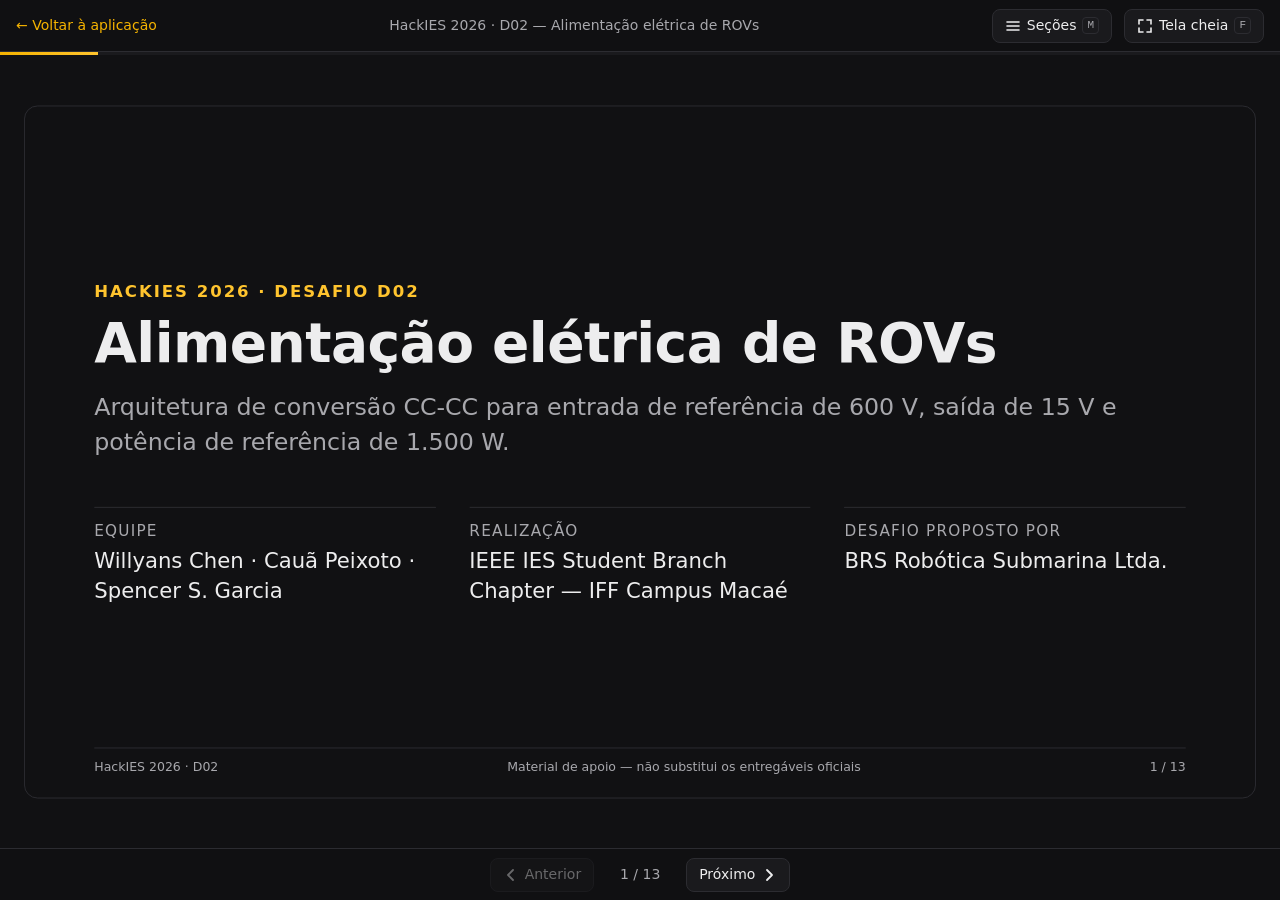
<file: apresentacao.html>
<!DOCTYPE html>
<html lang="pt-BR">
<head>
<meta charset="utf-8">
<meta name="viewport" content="width=device-width, initial-scale=1">
<title>Apresentação D02 — HackIES 2026</title>
<meta name="description" content="Apresentação de apoio do Desafio D02 (Alimentação elétrica de ROVs) — HackIES 2026. Material de apoio; não substitui os entregáveis oficiais.">
<!--
  APRESENTAÇÃO D02 — HackIES 2026
  Arquivo único e autocontido (sem dependências externas). Abre via file:// e offline.

  COMO EDITAR
  - Cada slide é uma <section class="slide" data-title="..."> dentro de #stage.
    O atributo data-title alimenta o menu de seções. A ordem no HTML é a ordem dos slides.
  - Para adicionar um slide, copie uma <section> existente; numeração, menu e progresso se ajustam sozinhos.
  - Etiquetas de natureza da informação (use sempre que apresentar um dado):
      <span class="tag tag--guia">Confirmado no guia</span>
      <span class="tag tag--brs">Informado pela BRS</span>
      <span class="tag tag--calc">Cálculo teórico</span>
      <span class="tag tag--hip">Hipótese</span>
      <span class="tag tag--pend">Pendente</span>
      <span class="tag tag--dev">Em desenvolvimento</span>
  - Regra: não inserir resultados, gráficos, medições ou fotos que não existam.
    Simulação é simulação; estimativa é estimativa (ver guia, p. 2 e p. 6).

  ATALHOS: ←/→, PageUp/PageDown, Espaço (Shift+Espaço volta), Home/End, M (menu), F (tela cheia), Esc (fecha o menu).
  DEEP LINK: apresentacao.html#3 abre o slide 3.
-->
<style>
  :root {
    --bg: #111113;
    --surface: #1a1a1d;
    --surface-2: #202024;
    --line: #2c2c31;
    --text: #ededee;
    --muted: #a8a8ad;
    --accent: #f5b301;
    --accent-2: #ffc42e;
    --tag-guia: #8cc4ff;
    --tag-brs: #2dd4bf;
    --tag-calc: #c4b5fd;
    --tag-hip: #fb923c;
    --tag-pend: #fb7185;
    --tag-dev: #a8a8ad;
    --font: system-ui, -apple-system, "Segoe UI", Roboto, "Helvetica Neue", Arial, "Noto Sans", sans-serif;
    --mono: ui-monospace, SFMono-Regular, Consolas, "Liberation Mono", Menlo, monospace;
    --chrome-h: 52px;
  }
  * { box-sizing: border-box; }
  html, body { height: 100%; }
  body {
    margin: 0;
    background: var(--bg);
    color: var(--text);
    font-family: var(--font);
    line-height: 1.45;
    display: flex;
    flex-direction: column;
    overflow: hidden;
    -webkit-font-smoothing: antialiased;
  }
  a { color: var(--accent); }
  a:hover { color: var(--accent-2); }
  button { font: inherit; color: inherit; }
  :focus-visible { outline: 2px solid var(--accent-2); outline-offset: 2px; }

  /* ---------- Barra superior ---------- */
  .topbar {
    flex: 0 0 var(--chrome-h);
    display: flex;
    align-items: center;
    gap: 12px;
    padding: 0 16px;
    border-bottom: 1px solid var(--line);
    background: rgba(17, 17, 19, .92);
    transition: opacity .25s;
    z-index: 5;
  }
  .back { font-size: 14px; text-decoration: none; white-space: nowrap; }
  .topbar-title {
    flex: 1;
    min-width: 0;
    font-size: 14px;
    color: var(--muted);
    white-space: nowrap;
    overflow: hidden;
    text-overflow: ellipsis;
    text-align: center;
  }
  .icon-btn {
    display: inline-flex;
    align-items: center;
    gap: 6px;
    height: 34px;
    padding: 0 12px;
    border: 1px solid var(--line);
    border-radius: 8px;
    background: var(--surface);
    cursor: pointer;
    font-size: 14px;
  }
  .icon-btn:hover:not(:disabled) { border-color: var(--accent); }
  .icon-btn:disabled { opacity: .4; cursor: default; }
  .icon-btn svg { width: 16px; height: 16px; }
  .kbd { font-family: var(--mono); font-size: 11px; color: var(--muted); border: 1px solid var(--line); border-radius: 4px; padding: 0 4px; }

  /* ---------- Progresso ---------- */
  .progress { flex: 0 0 3px; background: var(--surface); }
  .progress-bar { height: 100%; width: 0; background: linear-gradient(90deg, var(--accent), var(--accent-2)); transition: width .2s; }

  /* ---------- Área de slides (padrão = celular: empilhado e rolável) ---------- */
  .viewport {
    flex: 1;
    min-height: 0;
    position: relative;
    overflow-y: auto;
    -webkit-overflow-scrolling: touch;
  }
  .stage { position: relative; width: 100%; font-size: 16px; padding: 20px 16px 16px; }
  .slide { display: none; }
  .slide.active { display: block; }
  .slide-footer {
    display: flex;
    justify-content: space-between;
    gap: 12px;
    margin-top: 28px;
    padding-top: 10px;
    border-top: 1px solid var(--line);
    font-size: 12px;
    color: var(--muted);
  }

  /* ---------- Controles inferiores ---------- */
  .controls {
    flex: 0 0 var(--chrome-h);
    display: flex;
    align-items: center;
    justify-content: center;
    gap: 14px;
    border-top: 1px solid var(--line);
    background: rgba(17, 17, 19, .92);
    transition: opacity .25s;
    z-index: 5;
  }
  .counter { min-width: 64px; text-align: center; font-variant-numeric: tabular-nums; font-size: 14px; color: var(--muted); }

  /* Em tela cheia, a interface some após alguns segundos sem movimento */
  body.is-fs.idle .topbar, body.is-fs.idle .controls { opacity: 0; pointer-events: none; }
  body.is-fs.idle { cursor: none; }

  /* ---------- Menu de seções ---------- */
  .backdrop { position: fixed; inset: 0; background: rgba(0, 0, 0, .55); opacity: 0; pointer-events: none; transition: opacity .2s; z-index: 9; }
  .backdrop.open { opacity: 1; pointer-events: auto; }
  .drawer {
    position: fixed;
    top: 0; left: 0; bottom: 0;
    width: min(340px, 88vw);
    background: var(--surface);
    border-right: 1px solid var(--line);
    transform: translateX(-102%);
    transition: transform .2s;
    z-index: 10;
    display: flex;
    flex-direction: column;
  }
  .drawer.open { transform: none; }
  .drawer-head { display: flex; align-items: center; justify-content: space-between; padding: 14px 16px; border-bottom: 1px solid var(--line); }
  .drawer-head h2 { margin: 0; font-size: 15px; }
  .drawer ol { list-style: none; margin: 0; padding: 8px; overflow-y: auto; flex: 1; }
  .drawer li button {
    width: 100%;
    display: flex;
    gap: 10px;
    align-items: baseline;
    text-align: left;
    padding: 9px 10px;
    border: 0;
    border-radius: 8px;
    background: transparent;
    cursor: pointer;
    font-size: 14px;
  }
  .drawer li button:hover { background: var(--surface-2); }
  .drawer li button[aria-current="true"] { background: var(--surface-2); color: var(--accent-2); }
  .drawer li .n { font-family: var(--mono); font-size: 12px; color: var(--muted); min-width: 22px; }
  .drawer-legend { border-top: 1px solid var(--line); padding: 12px 16px 16px; font-size: 12px; color: var(--muted); }
  .drawer-legend p { margin: 0 0 8px; }
  .drawer-legend .tags { display: flex; flex-wrap: wrap; gap: 6px; font-size: 18px; }

  /* ---------- Tipografia dos slides ---------- */
  .eyebrow { margin: 0 0 .4em; font-size: .78em; font-weight: 600; letter-spacing: .12em; text-transform: uppercase; color: var(--accent-2); }
  .slide h1 { margin: 0 0 .3em; font-size: 2.1em; line-height: 1.1; letter-spacing: -.01em; }
  .slide h2 { margin: 0 0 .55em; font-size: 1.55em; line-height: 1.15; letter-spacing: -.01em; }
  .slide h3 { margin: 0 0 .45em; font-size: 1em; color: var(--accent); }
  .slide p { margin: 0 0 .6em; }
  .slide ul, .slide ol.list { margin: 0 0 .6em; padding-left: 1.15em; }
  .slide li { margin: 0 0 .35em; }
  .lead { font-size: 1.12em; color: var(--muted); max-width: 46em; }
  .muted { color: var(--muted); }
  .small { font-size: .78em; }
  .source { font-size: .7em; color: var(--muted); margin-top: .8em; }
  .title-row { display: flex; flex-wrap: wrap; align-items: center; gap: .3em .6em; margin-bottom: .55em; }
  .title-row h2 { margin: 0; }

  /* ---------- Etiquetas ---------- */
  .tag {
    display: inline-flex;
    align-items: center;
    gap: .4em;
    font-size: .62em;
    font-weight: 600;
    letter-spacing: .02em;
    line-height: 1.5;
    padding: .1em .65em;
    border-radius: 999px;
    border: 1px solid currentColor;
    white-space: nowrap;
    vertical-align: middle;
  }
  .tag::before { content: ""; width: .5em; height: .5em; border-radius: 50%; background: currentColor; }
  .tag--guia { color: var(--tag-guia); }
  .tag--brs { color: var(--tag-brs); }
  .tag--calc { color: var(--tag-calc); }
  .tag--hip { color: var(--tag-hip); }
  .tag--pend { color: var(--tag-pend); }
  .tag--dev { color: var(--tag-dev); }

  /* ---------- Componentes ---------- */
  .grid { display: grid; gap: 1em; grid-template-columns: 1fr; }
  .card { background: var(--surface); border: 1px solid var(--line); border-radius: 12px; padding: .85em 1em; }
  .card > :last-child { margin-bottom: 0; }
  .card ul { font-size: .9em; }
  .card .card-head { display: flex; justify-content: space-between; align-items: center; gap: .5em; margin-bottom: .45em; }
  .card .card-head h3 { margin: 0; }
  .stat { background: var(--surface); border: 1px solid var(--line); border-radius: 12px; padding: .7em .9em; }
  .stat .value { display: block; font-size: 1.7em; font-weight: 700; color: var(--accent-2); font-variant-numeric: tabular-nums; line-height: 1.1; }
  .stat .label { display: block; font-size: .78em; color: var(--muted); }
  blockquote { margin: 0 0 .9em; padding: .6em 1em; border-left: 3px solid var(--accent); background: var(--surface); border-radius: 0 10px 10px 0; font-size: 1.02em; }
  blockquote cite { display: block; margin-top: .3em; font-style: normal; font-size: .72em; color: var(--muted); }
  table { width: 100%; border-collapse: collapse; font-size: .82em; }
  th, td { text-align: left; padding: .42em .6em; border-bottom: 1px solid var(--line); vertical-align: middle; }
  th { color: var(--muted); font-weight: 600; font-size: .9em; }
  td.num, th.num { text-align: right; font-variant-numeric: tabular-nums; white-space: nowrap; }
  .table-wrap { overflow-x: auto; }
  .formula { font-family: var(--mono); font-size: .82em; color: var(--muted); }
  .chips { display: flex; flex-wrap: wrap; gap: .5em; }
  .chip { background: var(--surface); border: 1px solid var(--line); border-radius: 10px; padding: .45em .8em; font-size: .9em; }
  .note { border: 1px dashed var(--line); border-radius: 10px; padding: .6em .9em; font-size: .82em; color: var(--muted); }

  /* Capa */
  .cover-grid { display: grid; gap: .8em; grid-template-columns: 1fr; margin-top: 1.6em; }
  .cover-grid div { border-top: 1px solid var(--line); padding-top: .6em; }
  .cover-grid .label { display: block; font-size: .72em; letter-spacing: .08em; text-transform: uppercase; color: var(--muted); margin-bottom: .2em; }

  /* Linha do tempo */
  .timeline { list-style: none; margin: 0; padding: 0; border-left: 2px solid var(--line); }
  .timeline li { position: relative; padding: 0 0 .85em 1.1em; margin: 0; }
  .timeline li::before { content: ""; position: absolute; left: -7px; top: .45em; width: 12px; height: 12px; border-radius: 50%; background: var(--bg); border: 2px solid var(--accent); }
  .timeline li.key::before { background: var(--accent-2); border-color: var(--accent-2); }
  .timeline .date { display: block; font-weight: 700; color: var(--accent-2); font-variant-numeric: tabular-nums; }
  .timeline .what { display: block; font-size: .92em; }

  /* Diagrama */
  .diagram { width: 100%; height: auto; display: block; }
  .diagram--h { display: none; }
  .diagram .blk { fill: var(--surface); stroke: #4a4a52; stroke-width: 2; }
  .diagram .blk--key { stroke: var(--accent-2); stroke-width: 2.5; }
  .diagram .blk--ext { fill: var(--surface-2); }
  .diagram .bottle { fill: rgba(245, 179, 1, .05); stroke: var(--accent); stroke-width: 2; stroke-dasharray: 9 7; }
  .diagram .bottle-label { fill: var(--accent); font-size: 15px; font-weight: 700; letter-spacing: .04em; }
  .diagram .t-title { fill: var(--text); font-size: 19px; font-weight: 700; font-family: var(--font); }
  .diagram .t-sub { fill: var(--muted); font-size: 15px; font-family: var(--font); }
  .diagram .t-legend { fill: var(--muted); font-size: 15px; font-family: var(--font); }
  .diagram .arrow { stroke: var(--accent); stroke-width: 2.5; fill: none; }
  .diagram .arrowhead { fill: var(--accent); }

  /* ---------- Desktop: palco 16:9 escalável ---------- */
  @media (min-width: 900px) and (min-height: 500px) {
    .viewport { overflow: hidden; }
    .stage {
      position: absolute;
      left: 50%;
      top: 50%;
      width: 1280px;
      height: 720px;
      padding: 0;
      font-size: 22px;
      transform-origin: center center;
      transform: translate(-50%, -50%);
      background: var(--bg);
      border: 1px solid var(--line);
      border-radius: 14px;
      overflow: hidden;
    }
    .slide {
      display: block;
      position: absolute;
      inset: 0;
      padding: 52px 72px 70px;
      opacity: 0;
      visibility: hidden;
      transition: opacity .22s ease, visibility 0s linear .22s;
    }
    .slide.active { opacity: 1; visibility: visible; transition: opacity .22s ease, visibility 0s; }
    .slide-footer {
      position: absolute;
      left: 72px; right: 72px; bottom: 22px;
      margin: 0;
      font-size: 13px;
      z-index: 2;
    }
    .slide h1 { font-size: 2.6em; }
    .cols-2 { grid-template-columns: 1fr 1fr; }
    .cols-2-wide { grid-template-columns: 1.15fr .85fr; }
    .cols-3 { grid-template-columns: repeat(3, 1fr); }
    .cols-4 { grid-template-columns: repeat(4, 1fr); }
    .stats-3 { grid-template-columns: repeat(3, 1fr); }
    .cover-grid { grid-template-columns: repeat(3, 1fr); gap: 1.6em; }
    .slide.slide-cover { display: flex; flex-direction: column; justify-content: center; }
    .diagram--h { display: block; }
    .diagram--v { display: none; }
  }

  /* Telas estreitas: botões só com ícone na barra superior */
  @media (max-width: 640px) {
    .topbar { gap: 8px; padding: 0 12px; }
    .topbar-title { visibility: hidden; }
    .topbar .icon-btn .lbl, .topbar .kbd { display: none; }
    .topbar .icon-btn { padding: 0 10px; }
  }

  @media (prefers-reduced-motion: reduce) {
    *, *::before, *::after { transition: none !important; animation: none !important; }
  }

  @media print {
    body { display: block; overflow: visible; background: #fff; }
    .topbar, .controls, .progress, .drawer, .backdrop { display: none !important; }
    .viewport { overflow: visible; }
    .stage { position: static !important; transform: none !important; width: auto !important; height: auto !important; border: 0; }
    .slide { display: block !important; position: relative !important; opacity: 1 !important; visibility: visible !important; page-break-after: always; padding: 24px !important; }
  }
</style>
</head>
<body>

<header class="topbar">
  <a class="back" href="index.html#/">← Voltar à aplicação</a>
  <div class="topbar-title">HackIES 2026 · D02 — Alimentação elétrica de ROVs</div>
  <button class="icon-btn" id="btn-menu" type="button" aria-controls="menu" aria-expanded="false" aria-label="Menu de seções" title="Menu de seções (M)">
    <svg viewBox="0 0 16 16" aria-hidden="true"><path d="M2 4h12M2 8h12M2 12h12" stroke="currentColor" stroke-width="1.6" stroke-linecap="round"/></svg>
    <span class="lbl">Seções</span> <span class="kbd">M</span>
  </button>
  <button class="icon-btn" id="btn-fs" type="button" aria-label="Tela cheia" title="Tela cheia (F)">
    <svg viewBox="0 0 16 16" aria-hidden="true"><path d="M2 6V2h4M10 2h4v4M14 10v4h-4M6 14H2v-4" stroke="currentColor" stroke-width="1.6" fill="none" stroke-linecap="round"/></svg>
    <span class="lbl">Tela cheia</span> <span class="kbd">F</span>
  </button>
</header>

<div class="progress" role="progressbar" aria-label="Progresso da apresentação" aria-valuemin="1" aria-valuemax="13" aria-valuenow="1" id="progress">
  <div class="progress-bar" id="progress-bar"></div>
</div>

<main class="viewport" id="viewport">
  <div class="stage" id="stage" aria-roledescription="apresentação">

    <!-- ============================================================
         SLIDE 1 — CAPA
         ============================================================ -->
    <section class="slide slide-cover" data-title="Capa">
      <p class="eyebrow">HackIES 2026 · Desafio D02</p>
      <h1>Alimentação elétrica de ROVs</h1>
      <p class="lead">Arquitetura de conversão CC-CC para entrada de referência de 600 V, saída de 15 V e potência de referência de 1.500 W.</p>
      <div class="cover-grid">
        <div><span class="label">Equipe</span>Willyans Chen · Cauã Peixoto · Spencer S. Garcia</div>
        <div><span class="label">Realização</span>IEEE IES Student Branch Chapter — IFF Campus Macaé</div>
        <div><span class="label">Desafio proposto por</span>BRS Robótica Submarina Ltda.</div>
      </div>
    </section>

    <!-- ============================================================
         SLIDE 2 — CONTEXTO (guia, p. 4 e p. 6)
         ============================================================ -->
    <section class="slide" data-title="Contexto do desafio">
      <p class="eyebrow">Contexto</p>
      <h2>O sistema de alimentação apresentado pela BRS</h2>
      <div class="grid cols-2">
        <div class="card">
          <div class="card-head"><h3>O que foi informado</h3><span class="tag tag--brs">Informado pela BRS</span></div>
          <ul>
            <li>O sistema recebe aproximadamente <strong>600 V em corrente contínua</strong>.</li>
            <li>Realiza a conversão para cerca de <strong>15 V</strong>.</li>
            <li>Potência de referência de <strong>1.500 W</strong>.</li>
            <li>O conjunto fica em um invólucro que a empresa chama de <strong>“garrafa de alimentação”</strong>.</li>
          </ul>
        </div>
        <div class="card">
          <div class="card-head"><h3>Problema central e recorte</h3><span class="tag tag--guia">Confirmado no guia</span></div>
          <ul>
            <li>Conceber uma arquitetura de alimentação adequada ao ROV e às cargas atendidas.</li>
            <li>O recorte prioriza a análise do sistema existente e uma proposta de conversão de energia, <strong>em nível conceitual</strong>.</li>
            <li>A entrega pode ser conceitual ou simulada; não se exige fabricar ou energizar um conversor de 600 V e 1.500 W.</li>
            <li>A BRS indicou a possibilidade de demonstrar um conjunto desmontado — a confirmar pela organização.</li>
          </ul>
        </div>
      </div>
      <p class="source">Fonte: Guia “Desafios e Premiações” v1.1, p. 4 e p. 6.</p>
    </section>

    <!-- ============================================================
         SLIDE 3 — REQUISITOS CONHECIDOS × PENDENTES (guia, p. 4)
         ============================================================ -->
    <section class="slide" data-title="Requisitos conhecidos e pendentes">
      <p class="eyebrow">Requisitos</p>
      <h2>O que sabemos e o que ainda falta definir</h2>
      <div class="table-wrap">
        <table>
          <thead>
            <tr><th>Parâmetro</th><th>Valor de referência</th><th>Origem</th></tr>
          </thead>
          <tbody>
            <tr><td>Tensão de entrada</td><td>≈ 600 V CC</td><td><span class="tag tag--brs">Informado pela BRS</span></td></tr>
            <tr><td>Tensão de saída</td><td>≈ 15 V CC, exclusivamente</td><td><span class="tag tag--guia">Confirmado no guia</span></td></tr>
            <tr><td>Potência</td><td>1.500 W (referência)</td><td><span class="tag tag--guia">Confirmado no guia</span></td></tr>
            <tr><td>Corrente de saída</td><td>100 A (1.500 W ÷ 15 V)</td><td><span class="tag tag--calc">Cálculo teórico</span></td></tr>
            <tr><td>Acondicionamento</td><td>“Garrafa de alimentação”</td><td><span class="tag tag--brs">Informado pela BRS</span></td></tr>
            <tr><td>Múltiplas tensões simultâneas</td><td>Não exigidas neste recorte</td><td><span class="tag tag--guia">Confirmado no guia</span></td></tr>
            <tr><td>Faixa de tensão de entrada</td><td>Não detalhada</td><td><span class="tag tag--pend">Pendente</span></td></tr>
            <tr><td>Regime de carga</td><td>Não detalhado</td><td><span class="tag tag--pend">Pendente</span></td></tr>
            <tr><td>Dimensões</td><td>Não detalhadas</td><td><span class="tag tag--pend">Pendente</span></td></tr>
            <tr><td>Interfaces</td><td>Não detalhadas</td><td><span class="tag tag--pend">Pendente</span></td></tr>
          </tbody>
        </table>
      </div>
      <p class="source">Itens pendentes deverão ser tratados como hipóteses de projeto, sem pressupor especificações confirmadas (guia, p. 4 e p. 6).</p>
    </section>

    <!-- ============================================================
         SLIDE 4 — O PROBLEMA DE ENGENHARIA
         Números = cálculo teórico; rendimentos = hipóteses sem validação.
         ============================================================ -->
    <section class="slide" data-title="O problema de engenharia">
      <p class="eyebrow">Problema de engenharia</p>
      <h2>Converter 600 V em 15 V com 1.500 W</h2>
      <div class="grid cols-2">
        <div>
          <blockquote class="small">
            Como converter a entrada de referência de 600 V CC em 15 V CC, com 1.500 W, de forma fundamentada, integrada ao ROV e viável?
            <cite>Pergunta orientadora do D02 (guia, p. 4), resumida.</cite>
          </blockquote>
          <div class="title-row"><span class="tag tag--calc">Cálculo teórico</span></div>
          <div class="grid stats-3">
            <div class="stat"><span class="value">100 A</span><span class="label">corrente de saída<br>1.500 W ÷ 15 V</span></div>
            <div class="stat"><span class="value">40 : 1</span><span class="label">razão de tensões<br>600 V ÷ 15 V</span></div>
            <div class="stat"><span class="value">2,5 A</span><span class="label">entrada ideal (η = 100%)<br>1.500 W ÷ 600 V</span></div>
          </div>
          <h3 style="margin-top:.8em">Pontos a investigar <span class="tag tag--pend">Pendente</span></h3>
          <ul class="small">
            <li>Que isolamento é necessário entre o lado de 600 V e a saída de 15 V?</li>
            <li>Como limitar as perdas de condução com 100 A no lado de baixa tensão?</li>
            <li>Como retirar o calor das perdas de dentro de um invólucro selado?</li>
          </ul>
        </div>
        <div class="card" style="align-self:start">
          <h3>Perdas a dissipar</h3>
          <p style="margin:0 0 .5em"><span class="tag tag--hip">Hipótese de rendimento, sem validação</span></p>
          <table>
            <thead><tr><th>η (hipótese)</th><th class="num">Potência de entrada</th><th class="num">Perdas</th></tr></thead>
            <tbody>
              <tr><td>90%</td><td class="num">1.666,7 W</td><td class="num">166,7 W</td></tr>
              <tr><td>93%</td><td class="num">1.612,9 W</td><td class="num">112,9 W</td></tr>
              <tr><td>95%</td><td class="num">1.578,9 W</td><td class="num">78,9 W</td></tr>
              <tr><td>97%</td><td class="num">1.546,4 W</td><td class="num">46,4 W</td></tr>
            </tbody>
          </table>
          <p class="formula" style="margin:.6em 0 .3em">P<sub>perdas</sub> = P<sub>out</sub> · (1/η − 1), com P<sub>out</sub> = 1.500 W</p>
          <p class="small muted" style="margin:0">Valores ilustrativos: o rendimento real depende da topologia e dos componentes, ainda não definidos.</p>
        </div>
      </div>
    </section>

    <!-- ============================================================
         SLIDE 5 — PESQUISA E FUNDAMENTAÇÃO
         Atualizar o estado de cada área conforme a base de conhecimento (Obsidian).
         ============================================================ -->
    <section class="slide" data-title="Pesquisa e fundamentação">
      <p class="eyebrow">Pesquisa e fundamentação</p>
      <h2>Quatro áreas de conhecimento</h2>
      <div class="grid cols-4">
        <div class="card">
          <div class="card-head"><h3>Eletrônica de Potência</h3></div>
          <ul><li>Conversores CC-CC e topologias</li><li>Semicondutores e magnéticos</li><li>Perdas, controle e proteção</li></ul>
          <span class="tag tag--pend">Não pesquisado / em início</span>
        </div>
        <div class="card">
          <div class="card-head"><h3>Sistemas de Alimentação para ROV</h3></div>
          <ul><li>Arquitetura e umbilical</li><li>Distribuição e integração com cargas</li><li>Condições submarinas</li></ul>
          <span class="tag tag--pend">Não pesquisado / em início</span>
        </div>
        <div class="card">
          <div class="card-head"><h3>Engenharia Térmica e Segurança</h3></div>
          <ul><li>Dissipação térmica</li><li>Isolamento galvânico</li><li>Falhas, confiabilidade e normas</li></ul>
          <span class="tag tag--pend">Não pesquisado / em início</span>
        </div>
        <div class="card">
          <div class="card-head"><h3>Análise de Viabilidade</h3></div>
          <ul><li>Comparação de arquiteturas</li><li>Custos, dimensões e peso</li><li>Componentes e manutenção</li></ul>
          <span class="tag tag--pend">Não pesquisado / em início</span>
        </div>
      </div>
      <p class="note" style="margin-top:1em">Estado em 11/11/2026. Fontes, sínteses e matriz de evidências ficam na base de conhecimento do projeto (Obsidian). Nenhuma fonte técnica foi incorporada até esta data.</p>
    </section>

    <!-- ============================================================
         SLIDE 6 — COMPARAÇÃO DE ARQUITETURAS (em desenvolvimento)
         ============================================================ -->
    <section class="slide" data-title="Comparação de arquiteturas">
      <p class="eyebrow">Comparação de arquiteturas</p>
      <div class="title-row"><h2>Como as alternativas serão comparadas</h2><span class="tag tag--dev">Em desenvolvimento</span></div>
      <p class="lead">As arquiteturas candidatas serão definidas a partir da pesquisa. A comparação usará os indicadores sugeridos pela BRS, sempre com as condições de análise declaradas.</p>
      <div class="chips" style="margin:1em 0">
        <span class="chip">Rendimento estimado</span>
        <span class="chip">Perdas</span>
        <span class="chip">Regulação da saída</span>
        <span class="chip">Capacidade de atender à carga</span>
        <span class="chip">Dimensões</span>
        <span class="chip">Manutenção</span>
        <span class="chip">Custo</span>
      </div>
      <div class="grid cols-2">
        <div class="card">
          <h3>Também serão avaliados</h3>
          <p class="small">Aspectos de isolamento, proteção e dissipação térmica pertinentes a cada conceito, e como seriam verificados (resultado esperado, guia p. 4).</p>
        </div>
        <div class="card">
          <h3>Alternativas candidatas</h3>
          <p class="small muted">A definir após a pesquisa bibliográfica. Nenhuma topologia foi escolhida.</p>
        </div>
      </div>
      <p class="source">Os indicadores são referências para análise e não constituem critérios de pontuação (guia, p. 4).</p>
    </section>

    <!-- ============================================================
         SLIDE 7 — DIAGRAMA DE BLOCOS CONCEITUAL
         Dois SVGs editáveis: horizontal (desktop) e vertical (celular).
         Ao definir a topologia, atualize o bloco "Conversão CC-CC" nos DOIS.
         ============================================================ -->
    <section class="slide" data-title="Diagrama de blocos">
      <p class="eyebrow">Arquitetura conceitual</p>
      <div class="title-row"><h2>Diagrama de blocos</h2><span class="tag tag--dev">Em desenvolvimento</span></div>

      <!-- Versão horizontal (desktop) -->
      <svg class="diagram diagram--h" viewBox="0 0 1200 400" role="img" aria-labelledby="dgh-title dgh-desc">
        <title id="dgh-title">Diagrama de blocos genérico do sistema de alimentação</title>
        <desc id="dgh-desc">Entrada de aproximadamente 600 V CC, proteção e filtro de entrada, conversão CC-CC com topologia a definir, saída de 15 V CC até 100 A e distribuição às cargas do ROV. Os três blocos centrais ficam dentro da garrafa de alimentação.</desc>
        <defs>
          <marker id="ah-h" viewBox="0 0 10 10" refX="9" refY="5" markerWidth="8" markerHeight="8" orient="auto-start-reverse">
            <path class="arrowhead" d="M0,0 L10,5 L0,10 z"/>
          </marker>
        </defs>
        <!-- Garrafa de alimentação (fronteira ilustrativa) -->
        <rect class="bottle" x="236" y="70" width="718" height="250" rx="18"/>
        <text class="bottle-label" x="256" y="100">GARRAFA DE ALIMENTAÇÃO</text>
        <!-- Blocos -->
        <rect class="blk blk--ext" x="16" y="140" width="190" height="120" rx="10"/>
        <text class="t-title" x="111" y="188" text-anchor="middle">Entrada</text>
        <text class="t-sub" x="111" y="214" text-anchor="middle">≈ 600 V CC</text>
        <text class="t-sub" x="111" y="236" text-anchor="middle">umbilical (hipótese)</text>

        <rect class="blk" x="266" y="140" width="200" height="120" rx="10"/>
        <text class="t-title" x="366" y="188" text-anchor="middle">Proteção</text>
        <text class="t-sub" x="366" y="214" text-anchor="middle">e filtro de entrada</text>

        <rect class="blk blk--key" x="496" y="140" width="210" height="120" rx="10"/>
        <text class="t-title" x="601" y="188" text-anchor="middle">Conversão CC-CC</text>
        <text class="t-sub" x="601" y="214" text-anchor="middle">topologia a definir</text>

        <rect class="blk" x="736" y="140" width="190" height="120" rx="10"/>
        <text class="t-title" x="831" y="188" text-anchor="middle">Saída</text>
        <text class="t-sub" x="831" y="214" text-anchor="middle">15 V CC</text>
        <text class="t-sub" x="831" y="236" text-anchor="middle">até 100 A</text>

        <rect class="blk blk--ext" x="990" y="140" width="194" height="120" rx="10"/>
        <text class="t-title" x="1087" y="188" text-anchor="middle">Distribuição</text>
        <text class="t-sub" x="1087" y="214" text-anchor="middle">às cargas do ROV</text>
        <!-- Setas -->
        <line class="arrow" x1="206" y1="200" x2="264" y2="200" marker-end="url(#ah-h)"/>
        <line class="arrow" x1="466" y1="200" x2="494" y2="200" marker-end="url(#ah-h)"/>
        <line class="arrow" x1="706" y1="200" x2="734" y2="200" marker-end="url(#ah-h)"/>
        <line class="arrow" x1="926" y1="200" x2="988" y2="200" marker-end="url(#ah-h)"/>
        <!-- Legenda -->
        <text class="t-legend" x="600" y="368" text-anchor="middle">Diagrama genérico — topologia ainda não definida. A fronteira da garrafa é ilustrativa.</text>
      </svg>

      <!-- Versão vertical (celular) -->
      <svg class="diagram diagram--v" viewBox="0 0 360 660" role="img" aria-labelledby="dgv-title dgv-desc">
        <title id="dgv-title">Diagrama de blocos genérico do sistema de alimentação</title>
        <desc id="dgv-desc">Entrada de aproximadamente 600 V CC, proteção e filtro de entrada, conversão CC-CC com topologia a definir, saída de 15 V CC até 100 A e distribuição às cargas do ROV. Os três blocos centrais ficam dentro da garrafa de alimentação.</desc>
        <defs>
          <marker id="ah-v" viewBox="0 0 10 10" refX="9" refY="5" markerWidth="8" markerHeight="8" orient="auto-start-reverse">
            <path class="arrowhead" d="M0,0 L10,5 L0,10 z"/>
          </marker>
        </defs>
        <rect class="bottle" x="20" y="118" width="320" height="346" rx="16"/>
        <text class="bottle-label" transform="translate(34 291) rotate(-90)" text-anchor="middle" style="font-size:13px">GARRAFA DE ALIMENTAÇÃO</text>

        <rect class="blk blk--ext" x="40" y="10" width="280" height="80" rx="10"/>
        <text class="t-title" x="180" y="42" text-anchor="middle">Entrada · ≈ 600 V CC</text>
        <text class="t-sub" x="180" y="68" text-anchor="middle">umbilical (hipótese)</text>

        <rect class="blk" x="40" y="158" width="280" height="76" rx="10"/>
        <text class="t-title" x="180" y="190" text-anchor="middle">Proteção</text>
        <text class="t-sub" x="180" y="215" text-anchor="middle">e filtro de entrada</text>

        <rect class="blk blk--key" x="40" y="266" width="280" height="76" rx="10"/>
        <text class="t-title" x="180" y="298" text-anchor="middle">Conversão CC-CC</text>
        <text class="t-sub" x="180" y="323" text-anchor="middle">topologia a definir</text>

        <rect class="blk" x="40" y="374" width="280" height="76" rx="10"/>
        <text class="t-title" x="180" y="406" text-anchor="middle">Saída · 15 V CC</text>
        <text class="t-sub" x="180" y="431" text-anchor="middle">até 100 A</text>

        <rect class="blk blk--ext" x="40" y="500" width="280" height="76" rx="10"/>
        <text class="t-title" x="180" y="532" text-anchor="middle">Distribuição</text>
        <text class="t-sub" x="180" y="557" text-anchor="middle">às cargas do ROV</text>

        <line class="arrow" x1="180" y1="90" x2="180" y2="156" marker-end="url(#ah-v)"/>
        <line class="arrow" x1="180" y1="234" x2="180" y2="264" marker-end="url(#ah-v)"/>
        <line class="arrow" x1="180" y1="342" x2="180" y2="372" marker-end="url(#ah-v)"/>
        <line class="arrow" x1="180" y1="450" x2="180" y2="498" marker-end="url(#ah-v)"/>

        <text class="t-legend" x="180" y="612" text-anchor="middle">Diagrama genérico — topologia</text>
        <text class="t-legend" x="180" y="634" text-anchor="middle">ainda não definida. Fronteira ilustrativa.</text>
      </svg>
    </section>

    <!-- ============================================================
         SLIDE 8 — EFICIÊNCIA E LIMITAÇÕES
         Não inserir valores de rendimento aqui antes de existirem cálculos/simulações registrados.
         ============================================================ -->
    <section class="slide" data-title="Eficiência e limitações">
      <p class="eyebrow">Eficiência e limitações</p>
      <div class="title-row"><h2>O que será estimado e como</h2><span class="tag tag--dev">Em desenvolvimento</span></div>
      <div class="grid cols-3">
        <div class="card">
          <h3>O que será estimado</h3>
          <ul>
            <li>Rendimento na condição de referência (600 V, 1.500 W)</li>
            <li>Distribuição das perdas por componente</li>
            <li>Regulação da saída de 15 V</li>
            <li>Comportamento em outros pontos de carga, conforme as hipóteses de regime</li>
          </ul>
        </div>
        <div class="card">
          <h3>Como</h3>
          <ul>
            <li>Cálculo analítico com dados de fabricantes</li>
            <li>Simulação de circuito (ferramenta a definir)</li>
            <li>Condições de análise declaradas em cada resultado</li>
          </ul>
        </div>
        <div class="card">
          <div class="card-head"><h3>Limitações</h3><span class="tag tag--pend">Pendente</span></div>
          <ul>
            <li>Sem protótipo físico: resultados serão estimativas ou simulações, não medições</li>
            <li>Faixa de entrada e regime de carga ainda são hipóteses</li>
            <li>Modelos de perdas dependem de componentes ainda não selecionados</li>
          </ul>
        </div>
      </div>
    </section>

    <!-- ============================================================
         SLIDE 9 — SEGURANÇA E CONFIABILIDADE (guia, p. 4)
         ============================================================ -->
    <section class="slide" data-title="Segurança e confiabilidade">
      <p class="eyebrow">Segurança e confiabilidade</p>
      <div class="title-row"><h2>Itens a verificar</h2><span class="tag tag--pend">Pendente</span></div>
      <div class="grid cols-3">
        <div class="card">
          <h3>Isolamento</h3>
          <ul>
            <li>Necessidade de isolamento galvânico entre a entrada de 600 V e a saída de 15 V</li>
            <li>Requisitos e normas aplicáveis — a pesquisar</li>
          </ul>
          <p class="small muted">Verificação: revisão de normas e literatura; análise do conceito.</p>
        </div>
        <div class="card">
          <h3>Proteção</h3>
          <ul>
            <li>Sobrecorrente e curto-circuito na saída</li>
            <li>Sobretensão e subtensão na entrada</li>
            <li>Comportamento em falha e desligamento seguro</li>
          </ul>
          <p class="small muted">Verificação: análise de modos de falha; simulação dos cenários.</p>
        </div>
        <div class="card">
          <h3>Dissipação térmica</h3>
          <ul>
            <li>Caminho do calor das perdas até o meio externo, através da garrafa</li>
            <li>Temperatura de operação dos componentes</li>
          </ul>
          <p class="small muted">Verificação: balanço térmico por cálculo; simulação térmica, se viável.</p>
        </div>
      </div>
      <p class="source">O guia pede identificar os aspectos de isolamento, proteção e dissipação térmica pertinentes ao conceito e como seriam verificados (p. 4).</p>
    </section>

    <!-- ============================================================
         SLIDE 10 — VIABILIDADE
         ============================================================ -->
    <section class="slide" data-title="Viabilidade">
      <p class="eyebrow">Viabilidade</p>
      <div class="title-row"><h2>Análise preliminar de viabilidade</h2><span class="tag tag--dev">Em desenvolvimento</span></div>
      <div class="grid cols-2">
        <div class="card">
          <h3>Custos</h3>
          <p class="small">Custo estimado da solução a partir de cotações de componentes — a levantar.</p>
        </div>
        <div class="card">
          <h3>Dimensões</h3>
          <p class="small">Compatibilidade com a garrafa de alimentação. Dimensões ainda não detalhadas pela BRS. <span class="tag tag--pend">Pendente</span></p>
        </div>
        <div class="card">
          <h3>Manutenção</h3>
          <p class="small">Acesso, substituição de partes e diagnóstico de falhas — a avaliar.</p>
        </div>
        <div class="card">
          <h3>Componentes</h3>
          <p class="small">Disponibilidade no mercado e prazos de aquisição — a avaliar.</p>
        </div>
      </div>
      <p class="note" style="margin-top:1em">Os gastos da equipe com o desenvolvimento do projeto são acompanhados na aba <strong>Gastos do Projeto</strong> da aplicação. Eles não se confundem com o custo estimado da solução proposta.</p>
    </section>

    <!-- ============================================================
         SLIDE 11 — ETAPAS E CRONOGRAMA (guia, p. 2 e p. 5)
         ============================================================ -->
    <section class="slide" data-title="Etapas e cronograma">
      <p class="eyebrow">Etapas e cronograma</p>
      <div class="title-row"><h2>Cronograma da competição</h2><span class="tag tag--guia">Confirmado no guia</span></div>
      <div class="grid cols-2-wide">
        <ol class="timeline">
          <li><span class="date">09–13/11/2026</span><span class="what">Etapa 1 on-line.</span></li>
          <li><span class="date">11/11/2026</span><span class="what">Visita técnica à BRS, das 8h às 12h, somente o líder de cada equipe.</span></li>
          <li class="key"><span class="date">até 14/11/2026</span><span class="what">Entregas: Documento de Ideação e Vídeo Explicativo da Solução e/ou Protótipo (arts. 26 a 29 do edital). Horário, formatos e links no grupo oficial.</span></li>
          <li class="key"><span class="date">03/12/2026</span><span class="what">Etapa 2 presencial no IFF Campus Macaé, para as 10 equipes classificadas: pitch de até 5 minutos, seguido de perguntas da banca.</span></li>
        </ol>
        <div class="grid">
          <div class="stat"><span class="value">40%</span><span class="label">Etapa 1 na nota final</span></div>
          <div class="stat"><span class="value">60%</span><span class="label">Etapa 2 na nota final</span></div>
          <p class="small muted">O protótipo físico ou funcional não é obrigatório para obter a pontuação máxima na Etapa 1.</p>
        </div>
      </div>
      <p class="source">Fonte: guia, p. 2 e p. 5. Critérios, pesos e desempates seguem o edital vigente.</p>
    </section>

    <!-- ============================================================
         SLIDE 12 — ESTADO ATUAL E PRÓXIMOS PASSOS
         Atualizar a cada avanço real do projeto.
         ============================================================ -->
    <section class="slide" data-title="Estado atual e próximos passos">
      <p class="eyebrow">Estado atual</p>
      <h2>Onde estamos e próximos passos</h2>
      <div class="grid cols-3">
        <div class="card">
          <div class="card-head"><h3>Concluído</h3></div>
          <ul>
            <li>Ambiente de trabalho estruturado: base de conhecimento (Obsidian) e aplicação de gestão da equipe</li>
            <li>Leitura do guia oficial e levantamento de requisitos confirmados e pendentes</li>
          </ul>
        </div>
        <div class="card">
          <div class="card-head"><h3>Em andamento</h3><span class="tag tag--dev">Em desenvolvimento</span></div>
          <ul>
            <li>Início da pesquisa bibliográfica nas quatro áreas</li>
            <li>Obtenção e conferência do edital principal (arts. 26 a 29)</li>
          </ul>
        </div>
        <div class="card">
          <div class="card-head"><h3>Próximos passos</h3></div>
          <ul class="small">
            <li>Registrar as informações da visita técnica à BRS, se obtidas</li>
            <li>Definir hipóteses de projeto para os dados pendentes</li>
            <li>Levantar e comparar arquiteturas candidatas</li>
            <li>Elaborar o Documento de Ideação e o Vídeo Explicativo (até 14/11)</li>
            <li>Preparar o pitch de até 5 minutos (03/12), se classificados</li>
          </ul>
        </div>
      </div>
    </section>

    <!-- ============================================================
         SLIDE 13 — REFERÊNCIAS
         Acrescentar apenas fontes verificadas, com link para a publicação original (DOI, editora, norma).
         ============================================================ -->
    <section class="slide" data-title="Referências">
      <p class="eyebrow">Referências</p>
      <h2>Referências</h2>
      <ol class="list">
        <li>
          IEEE IES STUDENT BRANCH CHAPTER — IFF CAMPUS MACAÉ. <strong>Desafios e Premiações: guia das equipes · HackIES 2026.</strong> Versão 1.1. Macaé: Instituto Federal Fluminense, 1 nov. 2026.
          <a href="../HACKIES%202026/Anexos/Desafios%20e%20Premia%C3%A7%C3%B5es%20-%20HackIES%202026%20(v1.1).pdf" target="_blank" rel="noopener">Abrir PDF</a>
          <span class="small muted">(arquivo local do vault)</span>
        </li>
        <li>
          <strong>Edital HACKIES 2026</strong> — documento principal da competição; prevalece sobre o guia. <span class="small muted">Não incluído no repositório.</span> <span class="tag tag--pend">Pendente</span>
        </li>
      </ol>
      <p class="note" style="margin-top:1.2em">Fontes técnicas (artigos, normas, documentação de fabricantes) serão adicionadas à medida que forem verificadas e registradas na matriz de evidências da base de conhecimento.</p>
    </section>

    <!-- Rodapé comum a todos os slides -->
    <footer class="slide-footer" aria-hidden="true">
      <span>HackIES 2026 · D02</span>
      <span>Material de apoio — não substitui os entregáveis oficiais</span>
      <span id="footer-count">1 / 13</span>
    </footer>
  </div>
</main>

<nav class="controls" aria-label="Navegação dos slides">
  <button class="icon-btn" id="btn-prev" type="button" title="Anterior (←)" aria-label="Slide anterior">
    <svg viewBox="0 0 16 16" aria-hidden="true"><path d="M10 3L5 8l5 5" stroke="currentColor" stroke-width="1.8" fill="none" stroke-linecap="round" stroke-linejoin="round"/></svg>
    <span>Anterior</span>
  </button>
  <span class="counter" id="counter" aria-live="polite">1 / 13</span>
  <button class="icon-btn" id="btn-next" type="button" title="Próximo (→)" aria-label="Próximo slide">
    <span>Próximo</span>
    <svg viewBox="0 0 16 16" aria-hidden="true"><path d="M6 3l5 5-5 5" stroke="currentColor" stroke-width="1.8" fill="none" stroke-linecap="round" stroke-linejoin="round"/></svg>
  </button>
</nav>

<div class="backdrop" id="backdrop"></div>
<aside class="drawer" id="menu" aria-label="Seções da apresentação" aria-hidden="true">
  <div class="drawer-head">
    <h2>Seções</h2>
    <button class="icon-btn" id="btn-close-menu" type="button" aria-label="Fechar menu">Fechar <span class="kbd">Esc</span></button>
  </div>
  <ol id="menu-list"></ol>
  <div class="drawer-legend">
    <p>Natureza da informação</p>
    <div class="tags">
      <span class="tag tag--guia">Confirmado no guia</span>
      <span class="tag tag--brs">Informado pela BRS</span>
      <span class="tag tag--calc">Cálculo teórico</span>
      <span class="tag tag--hip">Hipótese</span>
      <span class="tag tag--pend">Pendente</span>
      <span class="tag tag--dev">Em desenvolvimento</span>
    </div>
  </div>
</aside>

<script>
(function () {
  'use strict';

  var slides = Array.prototype.slice.call(document.querySelectorAll('#stage > .slide'));
  var total = slides.length;
  var current = -1;

  var stage = document.getElementById('stage');
  var viewport = document.getElementById('viewport');
  var counter = document.getElementById('counter');
  var footerCount = document.getElementById('footer-count');
  var progress = document.getElementById('progress');
  var bar = document.getElementById('progress-bar');
  var btnPrev = document.getElementById('btn-prev');
  var btnNext = document.getElementById('btn-next');
  var btnMenu = document.getElementById('btn-menu');
  var btnCloseMenu = document.getElementById('btn-close-menu');
  var btnFs = document.getElementById('btn-fs');
  var drawer = document.getElementById('menu');
  var backdrop = document.getElementById('backdrop');
  var menuList = document.getElementById('menu-list');

  var desktopMQ = window.matchMedia('(min-width: 900px) and (min-height: 500px)');
  var STAGE_W = 1280, STAGE_H = 720, MARGIN = 24;

  progress.setAttribute('aria-valuemax', String(total));

  /* ---------- Menu de seções ---------- */
  var menuButtons = slides.map(function (s, i) {
    var li = document.createElement('li');
    var b = document.createElement('button');
    b.type = 'button';
    var n = document.createElement('span');
    n.className = 'n';
    n.textContent = String(i + 1);
    var t = document.createElement('span');
    t.textContent = s.getAttribute('data-title') || ('Slide ' + (i + 1));
    b.appendChild(n);
    b.appendChild(t);
    b.addEventListener('click', function () { go(i); closeMenu(); });
    li.appendChild(b);
    menuList.appendChild(li);

    s.setAttribute('aria-roledescription', 'slide');
    s.setAttribute('aria-label', (i + 1) + ' de ' + total + ': ' + t.textContent);
    return b;
  });

  var menuOpen = false;
  function openMenu() {
    menuOpen = true;
    drawer.classList.add('open');
    backdrop.classList.add('open');
    drawer.setAttribute('aria-hidden', 'false');
    drawer.inert = false;
    btnMenu.setAttribute('aria-expanded', 'true');
    var target = menuButtons[current] || menuButtons[0];
    if (target) target.focus();
  }
  function closeMenu() {
    if (!menuOpen) return;
    menuOpen = false;
    drawer.classList.remove('open');
    backdrop.classList.remove('open');
    drawer.setAttribute('aria-hidden', 'true');
    drawer.inert = true;
    btnMenu.setAttribute('aria-expanded', 'false');
    btnMenu.focus();
  }
  function toggleMenu() { menuOpen ? closeMenu() : openMenu(); }
  drawer.inert = true;

  /* ---------- Navegação ---------- */
  function clamp(i) { return Math.max(0, Math.min(total - 1, i)); }

  function parseHash() {
    var m = /^#(\d+)$/.exec(window.location.hash);
    if (!m) return null;
    return clamp(parseInt(m[1], 10) - 1);
  }

  function go(i) {
    i = clamp(i);
    if (i === current) return;
    if (current >= 0) {
      slides[current].classList.remove('active');
      slides[current].setAttribute('aria-hidden', 'true');
      slides[current].inert = true;
    }
    current = i;
    var s = slides[current];
    s.classList.add('active');
    s.removeAttribute('aria-hidden');
    s.inert = false;
    update();
  }

  function update() {
    var label = (current + 1) + ' / ' + total;
    counter.textContent = label;
    footerCount.textContent = label;
    bar.style.width = ((current + 1) / total * 100) + '%';
    progress.setAttribute('aria-valuenow', String(current + 1));
    btnPrev.disabled = current === 0;
    btnNext.disabled = current === total - 1;
    menuButtons.forEach(function (b, i) { b.setAttribute('aria-current', i === current ? 'true' : 'false'); });
    var hash = '#' + (current + 1);
    if (window.location.hash !== hash) {
      try { history.replaceState(null, '', hash); } catch (e) { window.location.hash = hash; }
    }
    if (!desktopMQ.matches) viewport.scrollTop = 0;
  }

  function next() { go(current + 1); }
  function prev() { go(current - 1); }

  btnPrev.addEventListener('click', prev);
  btnNext.addEventListener('click', next);
  btnMenu.addEventListener('click', toggleMenu);
  btnCloseMenu.addEventListener('click', closeMenu);
  backdrop.addEventListener('click', closeMenu);

  window.addEventListener('hashchange', function () {
    var i = parseHash();
    if (i !== null) go(i);
  });

  /* ---------- Teclado ---------- */
  document.addEventListener('keydown', function (e) {
    if (e.ctrlKey || e.metaKey || e.altKey) return;
    var t = e.target;
    if (t && (t.isContentEditable || /^(INPUT|TEXTAREA|SELECT)$/.test(t.tagName))) return;
    var k = e.key;

    if (k === 'Escape') { if (menuOpen) { e.preventDefault(); closeMenu(); } return; }
    if (k === 'm' || k === 'M') { e.preventDefault(); toggleMenu(); return; }
    if (k === 'f' || k === 'F') { e.preventDefault(); toggleFullscreen(); return; }
    if (menuOpen) return; // Tab/Enter navegam dentro do menu

    // Espaço sobre um botão/link mantém a ativação nativa do elemento
    if ((k === ' ' || k === 'Spacebar') && t && /^(BUTTON|A)$/.test(t.tagName)) return;

    switch (k) {
      case 'ArrowRight': case 'PageDown': next(); break;
      case 'ArrowLeft': case 'PageUp': prev(); break;
      case ' ': case 'Spacebar': if (e.shiftKey) prev(); else next(); break;
      case 'Home': go(0); break;
      case 'End': go(total - 1); break;
      default: return;
    }
    e.preventDefault();
  });

  /* ---------- Toque (swipe horizontal) ---------- */
  var touchX = null, touchY = null;
  viewport.addEventListener('touchstart', function (e) {
    if (e.touches.length !== 1) { touchX = null; return; }
    touchX = e.touches[0].clientX;
    touchY = e.touches[0].clientY;
  }, { passive: true });
  viewport.addEventListener('touchend', function (e) {
    if (touchX === null) return;
    var dx = e.changedTouches[0].clientX - touchX;
    var dy = e.changedTouches[0].clientY - touchY;
    touchX = null;
    if (Math.abs(dx) > 50 && Math.abs(dx) > Math.abs(dy) * 1.5) {
      if (dx < 0) next(); else prev();
    }
  }, { passive: true });

  /* ---------- Escala do palco 16:9 ---------- */
  function fit() {
    if (desktopMQ.matches) {
      var w = viewport.clientWidth - MARGIN * 2;
      var h = viewport.clientHeight - MARGIN * 2;
      var s = Math.max(0.2, Math.min(w / STAGE_W, h / STAGE_H));
      stage.style.transform = 'translate(-50%, -50%) scale(' + s.toFixed(4) + ')';
    } else {
      stage.style.transform = '';
    }
  }
  if (typeof ResizeObserver === 'function') {
    new ResizeObserver(fit).observe(viewport);
  } else {
    window.addEventListener('resize', fit);
  }
  if (desktopMQ.addEventListener) desktopMQ.addEventListener('change', fit);
  else if (desktopMQ.addListener) desktopMQ.addListener(fit);

  /* ---------- Tela cheia (falha silenciosa se indisponível) ---------- */
  var root = document.documentElement;
  var canFs = !!(root.requestFullscreen || root.webkitRequestFullscreen);
  if (!canFs) btnFs.hidden = true;

  function fsElement() { return document.fullscreenElement || document.webkitFullscreenElement || null; }
  function toggleFullscreen() {
    if (!canFs) return;
    try {
      var p;
      if (!fsElement()) {
        p = (root.requestFullscreen || root.webkitRequestFullscreen).call(root);
      } else {
        var exit = document.exitFullscreen || document.webkitExitFullscreen;
        if (exit) p = exit.call(document);
      }
      if (p && typeof p.catch === 'function') p.catch(function () {});
    } catch (err) { /* silencioso */ }
  }
  btnFs.addEventListener('click', toggleFullscreen);

  var idleTimer = null;
  function wake() {
    document.body.classList.remove('idle');
    clearTimeout(idleTimer);
    if (document.body.classList.contains('is-fs')) {
      idleTimer = setTimeout(function () { document.body.classList.add('idle'); }, 2500);
    }
  }
  function onFsChange() {
    var on = !!fsElement();
    document.body.classList.toggle('is-fs', on);
    btnFs.querySelector('.lbl').textContent = on ? 'Sair da tela cheia' : 'Tela cheia';
    btnFs.setAttribute('aria-label', on ? 'Sair da tela cheia' : 'Tela cheia');
    wake();
  }
  document.addEventListener('fullscreenchange', onFsChange);
  document.addEventListener('webkitfullscreenchange', onFsChange);
  document.addEventListener('mousemove', wake, { passive: true });
  document.addEventListener('keydown', wake);

  /* ---------- Início ---------- */
  slides.forEach(function (s) { s.setAttribute('aria-hidden', 'true'); s.inert = true; });
  var start = parseHash();
  go(start === null ? 0 : start);
  fit();
})();
</script>
</body>
</html>
</file>
